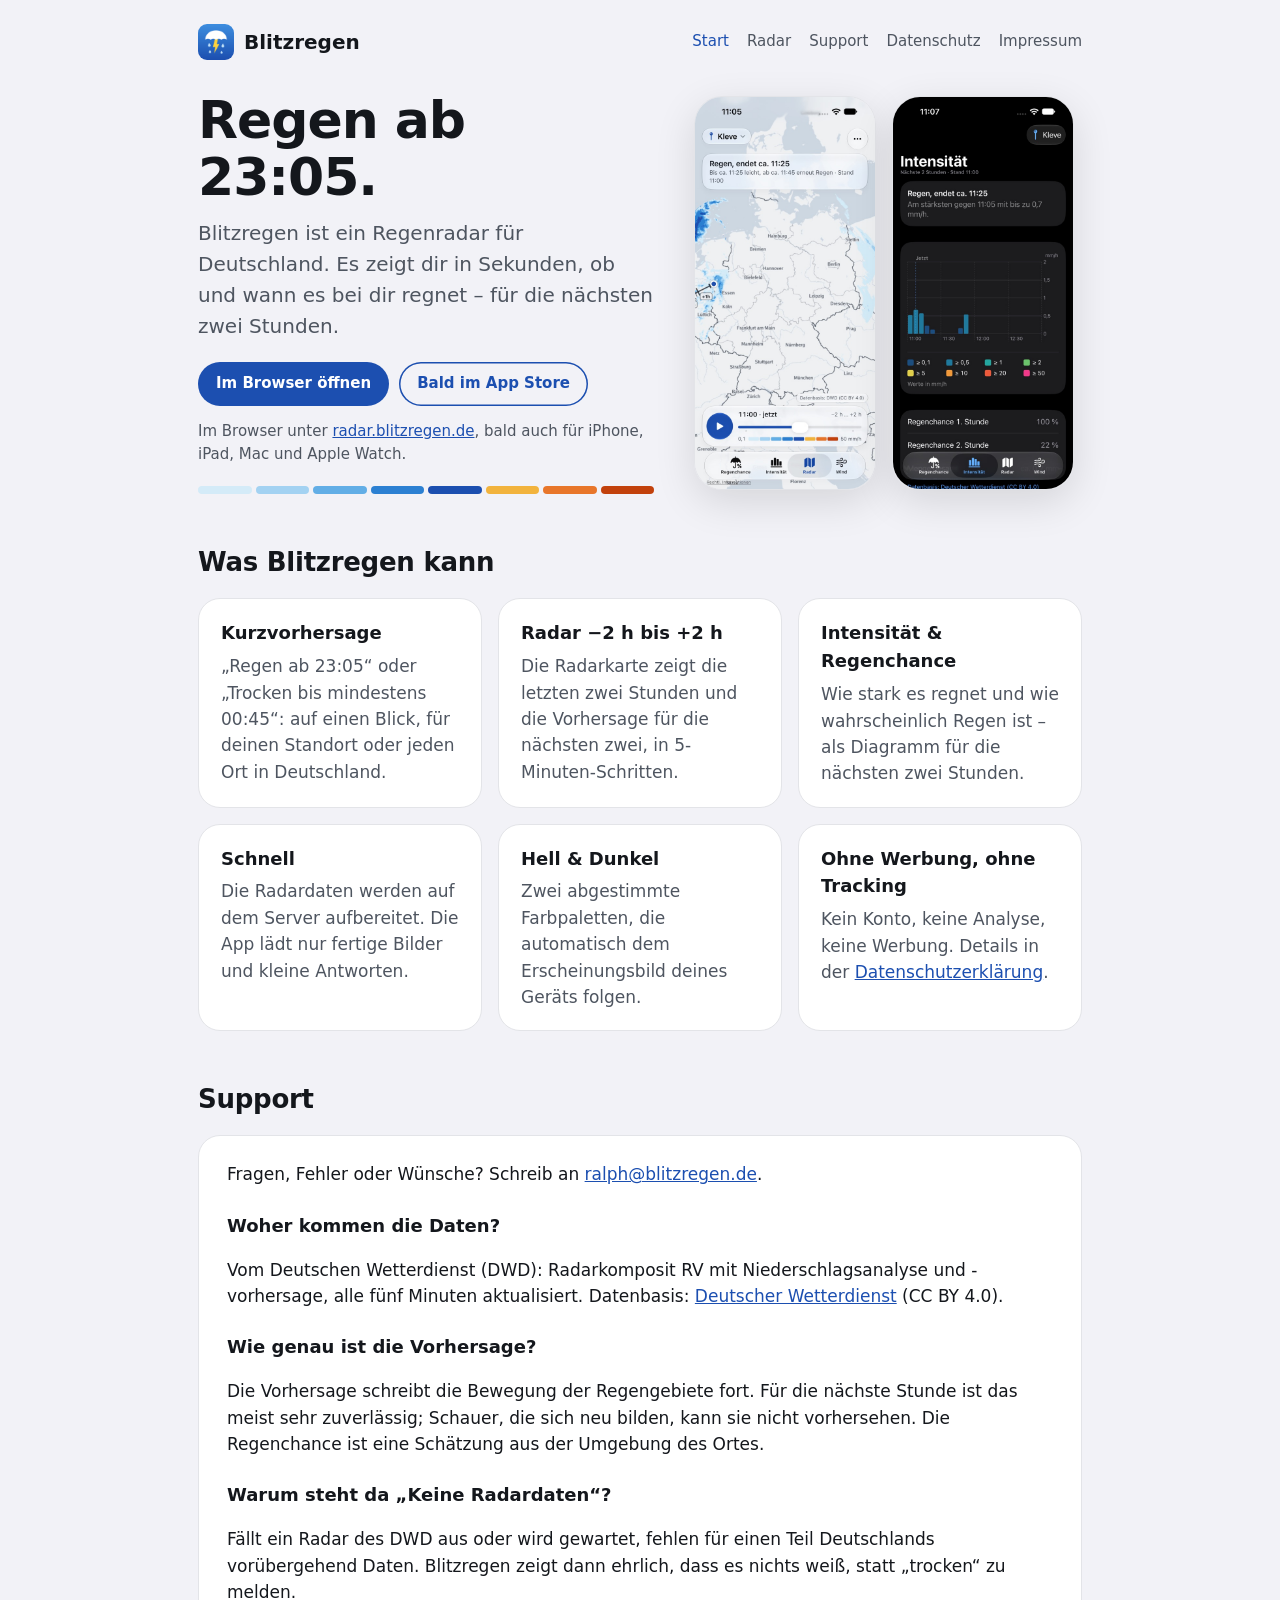
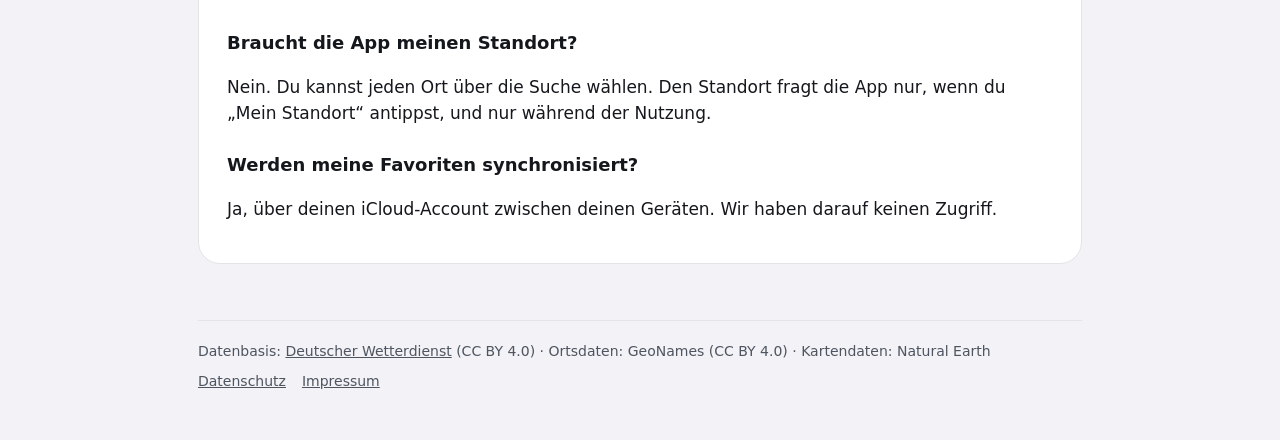
<file: index.html>
<!doctype html>
<html lang="de">
<head>
  <meta charset="utf-8">
  <meta name="viewport" content="width=device-width, initial-scale=1">
  <title>Blitzregen – Regenradar für Deutschland</title>
  <meta name="description" content="Blitzregen zeigt, wann es regnet: animiertes Regenradar für Deutschland von −2 bis +2 Stunden und eine Kurzvorhersage für deinen Ort. Schnell, ohne Werbung, ohne Tracking.">
  <meta name="theme-color" content="#F2F2F7" media="(prefers-color-scheme: light)">
  <meta name="theme-color" content="#0F1115" media="(prefers-color-scheme: dark)">
  <link rel="icon" href="favicon.ico" sizes="48x48">
  <link rel="icon" href="favicon.svg" type="image/svg+xml">
  <link rel="apple-touch-icon" href="apple-touch-icon.png">
  <link rel="stylesheet" href="style.css">
</head>
<body>
<div class="page">
  <header class="top">
    <a class="brand" href="./"><img src="img/icon.png" width="36" height="36" alt="">Blitzregen</a>
    <nav class="top" aria-label="Hauptnavigation">
      <a href="./" aria-current="page">Start</a>
      <a href="https://radar.blitzregen.de">Radar</a>
      <a href="#support">Support</a>
      <a href="datenschutz.html">Datenschutz</a>
      <a href="impressum.html">Impressum</a>
    </nav>
  </header>

  <main>
    <div class="hero">
      <div class="hero-text">
        <h1>Regen ab 23:05.</h1>
        <p class="lead">Blitzregen ist ein Regenradar für Deutschland. Es zeigt dir in Sekunden, ob und wann es bei dir regnet – für die nächsten zwei Stunden.</p>
        <div class="actions">
          <a class="badge" href="https://radar.blitzregen.de">Im Browser öffnen</a>
          <span class="badge secondary">Bald im App Store</span>
        </div>
        <p class="muted" style="color: var(--text-2); font-size: 15px; margin-top: 14px">Im Browser unter <a href="https://radar.blitzregen.de">radar.blitzregen.de</a>, bald auch für iPhone, iPad, Mac und Apple Watch.</p>
        <div class="scale" aria-hidden="true">
          <span style="background: var(--c1)"></span><span style="background: var(--c2)"></span>
          <span style="background: var(--c3)"></span><span style="background: var(--c4)"></span>
          <span style="background: var(--c5)"></span><span style="background: var(--c6)"></span>
          <span style="background: var(--c7)"></span><span style="background: var(--c8)"></span>
        </div>
      </div>
      <div class="shots">
        <img src="img/radar-hell.jpg" width="552" height="1200" alt="Blitzregen auf dem iPhone: Radarkarte von Deutschland mit Regengebieten, Kurzvorhersage „Regen, endet ca. 11:25“ und Zeitleiste.">
        <img src="img/intensitaet-dunkel.jpg" width="552" height="1200" alt="Blitzregen im dunklen Design: Diagramm der Regenintensität für die nächsten zwei Stunden mit Legende.">
      </div>
    </div>

    <section aria-labelledby="features">
      <h2 id="features">Was Blitzregen kann</h2>
      <div class="cards">
        <div class="card">
          <h3>Kurzvorhersage</h3>
          <p>„Regen ab 23:05“ oder „Trocken bis mindestens 00:45“: auf einen Blick, für deinen Standort oder jeden Ort in Deutschland.</p>
        </div>
        <div class="card">
          <h3>Radar −2 h bis +2 h</h3>
          <p>Die Radarkarte zeigt die letzten zwei Stunden und die Vorhersage für die nächsten zwei, in 5-Minuten-Schritten.</p>
        </div>
        <div class="card">
          <h3>Intensität &amp; Regenchance</h3>
          <p>Wie stark es regnet und wie wahrscheinlich Regen ist – als Diagramm für die nächsten zwei Stunden.</p>
        </div>
        <div class="card">
          <h3>Schnell</h3>
          <p>Die Radardaten werden auf dem Server aufbereitet. Die App lädt nur fertige Bilder und kleine Antworten.</p>
        </div>
        <div class="card">
          <h3>Hell &amp; Dunkel</h3>
          <p>Zwei abgestimmte Farbpaletten, die automatisch dem Erscheinungsbild deines Geräts folgen.</p>
        </div>
        <div class="card">
          <h3>Ohne Werbung, ohne Tracking</h3>
          <p>Kein Konto, keine Analyse, keine Werbung. Details in der <a href="datenschutz.html">Datenschutzerklärung</a>.</p>
        </div>
      </div>
    </section>

    <section id="support" aria-labelledby="support-title">
      <h2 id="support-title">Support</h2>
      <div class="prose">
        <p>Fragen, Fehler oder Wünsche? Schreib an <a href="mailto:ralph@blitzregen.de">ralph@blitzregen.de</a>.</p>

        <h3>Woher kommen die Daten?</h3>
        <p>Vom Deutschen Wetterdienst (DWD): Radarkomposit RV mit Niederschlagsanalyse und -vorhersage, alle fünf Minuten aktualisiert. Datenbasis: <a href="https://www.dwd.de" rel="noopener">Deutscher Wetterdienst</a> (CC BY 4.0).</p>

        <h3>Wie genau ist die Vorhersage?</h3>
        <p>Die Vorhersage schreibt die Bewegung der Regengebiete fort. Für die nächste Stunde ist das meist sehr zuverlässig; Schauer, die sich neu bilden, kann sie nicht vorhersehen. Die Regenchance ist eine Schätzung aus der Umgebung des Ortes.</p>

        <h3>Warum steht da „Keine Radardaten“?</h3>
        <p>Fällt ein Radar des DWD aus oder wird gewartet, fehlen für einen Teil Deutschlands vorübergehend Daten. Blitzregen zeigt dann ehrlich, dass es nichts weiß, statt „trocken“ zu melden.</p>

        <h3>Braucht die App meinen Standort?</h3>
        <p>Nein. Du kannst jeden Ort über die Suche wählen. Den Standort fragt die App nur, wenn du „Mein Standort“ antippst, und nur während der Nutzung.</p>

        <h3>Werden meine Favoriten synchronisiert?</h3>
        <p>Ja, über deinen iCloud-Account zwischen deinen Geräten. Wir haben darauf keinen Zugriff.</p>
      </div>
    </section>
  </main>

  <footer>
    <span>Datenbasis: <a href="https://www.dwd.de" rel="noopener">Deutscher Wetterdienst</a> (CC BY 4.0) · Ortsdaten: GeoNames (CC BY 4.0) · Kartendaten: Natural Earth</span>
    <nav aria-label="Rechtliches">
      <a href="datenschutz.html">Datenschutz</a>
      <a href="impressum.html">Impressum</a>
    </nav>
  </footer>
</div>
</body>
</html>
</file>
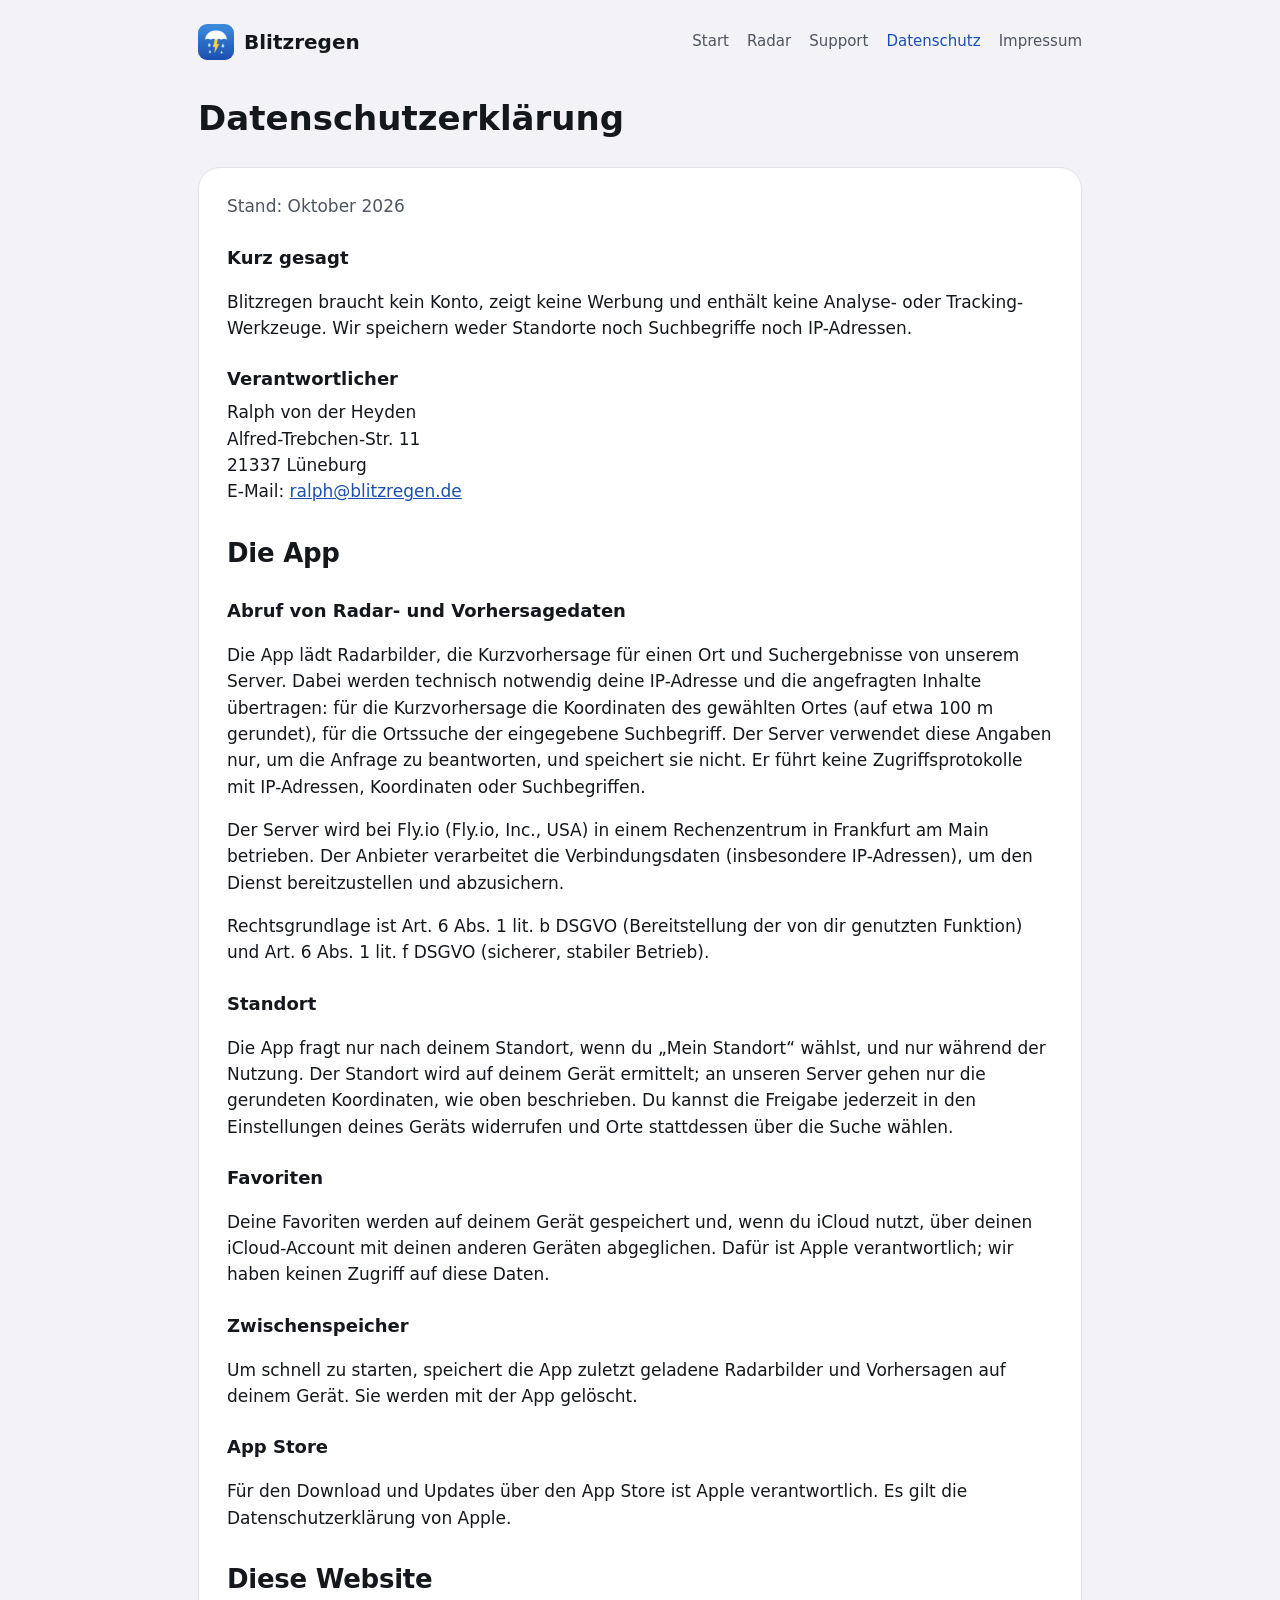
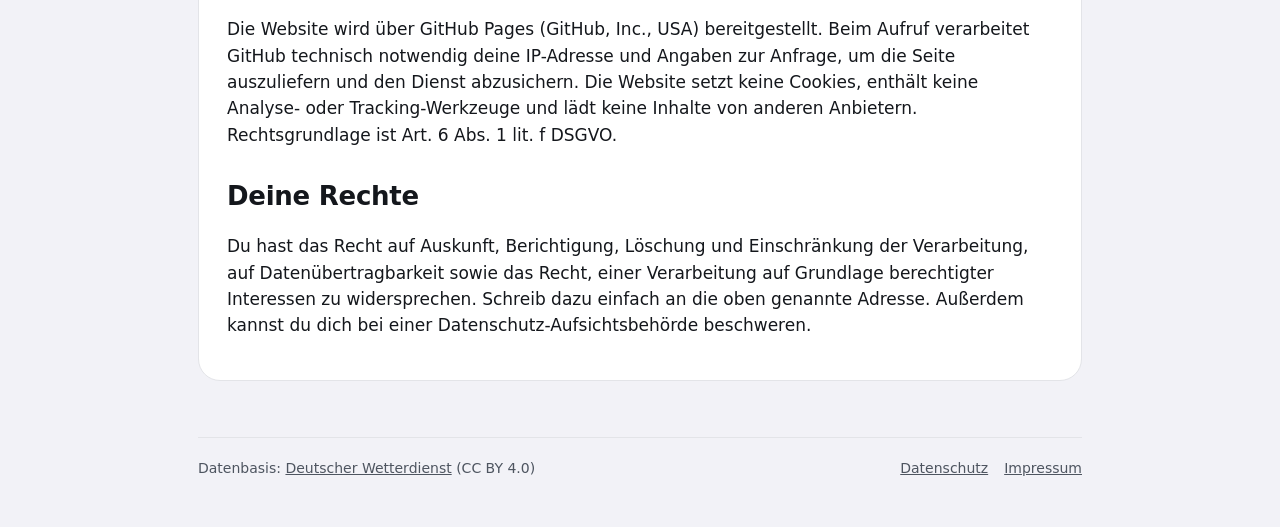
<file: datenschutz.html>
<!doctype html>
<html lang="de">
<head>
  <meta charset="utf-8">
  <meta name="viewport" content="width=device-width, initial-scale=1">
  <title>Datenschutz – Blitzregen</title>
  <link rel="icon" href="favicon.ico" sizes="48x48">
  <link rel="icon" href="favicon.svg" type="image/svg+xml">
  <link rel="apple-touch-icon" href="apple-touch-icon.png">
  <link rel="stylesheet" href="style.css">
</head>
<body>
<div class="page">
  <header class="top">
    <a class="brand" href="./"><img src="img/icon.png" width="36" height="36" alt="">Blitzregen</a>
    <nav class="top" aria-label="Hauptnavigation">
      <a href="./">Start</a>
      <a href="https://radar.blitzregen.de">Radar</a>
      <a href="./#support">Support</a>
      <a href="datenschutz.html" aria-current="page">Datenschutz</a>
      <a href="impressum.html">Impressum</a>
    </nav>
  </header>

  <main>
    <h1>Datenschutzerklärung</h1>
    <div class="prose">
      <p class="muted">Stand: Oktober 2026</p>

      <h3>Kurz gesagt</h3>
      <p>Blitzregen braucht kein Konto, zeigt keine Werbung und enthält keine Analyse- oder Tracking-Werkzeuge. Wir speichern weder Standorte noch Suchbegriffe noch IP-Adressen.</p>

      <h3>Verantwortlicher</h3>
      <address>
        Ralph von der Heyden<br>
        Alfred-Trebchen-Str. 11<br>
        21337 Lüneburg<br>
        E-Mail: <a href="mailto:ralph@blitzregen.de">ralph@blitzregen.de</a>
      </address>

      <h2 style="margin-top: 28px">Die App</h2>

      <h3>Abruf von Radar- und Vorhersagedaten</h3>
      <p>Die App lädt Radarbilder, die Kurzvorhersage für einen Ort und Suchergebnisse von unserem Server. Dabei werden technisch notwendig deine IP-Adresse und die angefragten Inhalte übertragen: für die Kurzvorhersage die Koordinaten des gewählten Ortes (auf etwa 100 m gerundet), für die Ortssuche der eingegebene Suchbegriff. Der Server verwendet diese Angaben nur, um die Anfrage zu beantworten, und speichert sie nicht. Er führt keine Zugriffsprotokolle mit IP-Adressen, Koordinaten oder Suchbegriffen.</p>
      <p>Der Server wird bei Fly.io (Fly.io, Inc., USA) in einem Rechenzentrum in Frankfurt am Main betrieben. Der Anbieter verarbeitet die Verbindungsdaten (insbesondere IP-Adressen), um den Dienst bereitzustellen und abzusichern.</p>
      <p>Rechtsgrundlage ist Art. 6 Abs. 1 lit. b DSGVO (Bereitstellung der von dir genutzten Funktion) und Art. 6 Abs. 1 lit. f DSGVO (sicherer, stabiler Betrieb).</p>

      <h3>Standort</h3>
      <p>Die App fragt nur nach deinem Standort, wenn du „Mein Standort“ wählst, und nur während der Nutzung. Der Standort wird auf deinem Gerät ermittelt; an unseren Server gehen nur die gerundeten Koordinaten, wie oben beschrieben. Du kannst die Freigabe jederzeit in den Einstellungen deines Geräts widerrufen und Orte stattdessen über die Suche wählen.</p>

      <h3>Favoriten</h3>
      <p>Deine Favoriten werden auf deinem Gerät gespeichert und, wenn du iCloud nutzt, über deinen iCloud-Account mit deinen anderen Geräten abgeglichen. Dafür ist Apple verantwortlich; wir haben keinen Zugriff auf diese Daten.</p>

      <h3>Zwischenspeicher</h3>
      <p>Um schnell zu starten, speichert die App zuletzt geladene Radarbilder und Vorhersagen auf deinem Gerät. Sie werden mit der App gelöscht.</p>

      <h3>App Store</h3>
      <p>Für den Download und Updates über den App Store ist Apple verantwortlich. Es gilt die Datenschutzerklärung von Apple.</p>

      <h2 style="margin-top: 28px">Diese Website</h2>
      <p>Die Website wird über GitHub Pages (GitHub, Inc., USA) bereitgestellt. Beim Aufruf verarbeitet GitHub technisch notwendig deine IP-Adresse und Angaben zur Anfrage, um die Seite auszuliefern und den Dienst abzusichern. Die Website setzt keine Cookies, enthält keine Analyse- oder Tracking-Werkzeuge und lädt keine Inhalte von anderen Anbietern. Rechtsgrundlage ist Art. 6 Abs. 1 lit. f DSGVO.</p>

      <h2 style="margin-top: 28px">Deine Rechte</h2>
      <p>Du hast das Recht auf Auskunft, Berichtigung, Löschung und Einschränkung der Verarbeitung, auf Datenübertragbarkeit sowie das Recht, einer Verarbeitung auf Grundlage berechtigter Interessen zu widersprechen. Schreib dazu einfach an die oben genannte Adresse. Außerdem kannst du dich bei einer Datenschutz-Aufsichtsbehörde beschweren.</p>
    </div>
  </main>

  <footer>
    <span>Datenbasis: <a href="https://www.dwd.de" rel="noopener">Deutscher Wetterdienst</a> (CC BY 4.0)</span>
    <nav aria-label="Rechtliches">
      <a href="datenschutz.html">Datenschutz</a>
      <a href="impressum.html">Impressum</a>
    </nav>
  </footer>
</div>
</body>
</html>
</file>
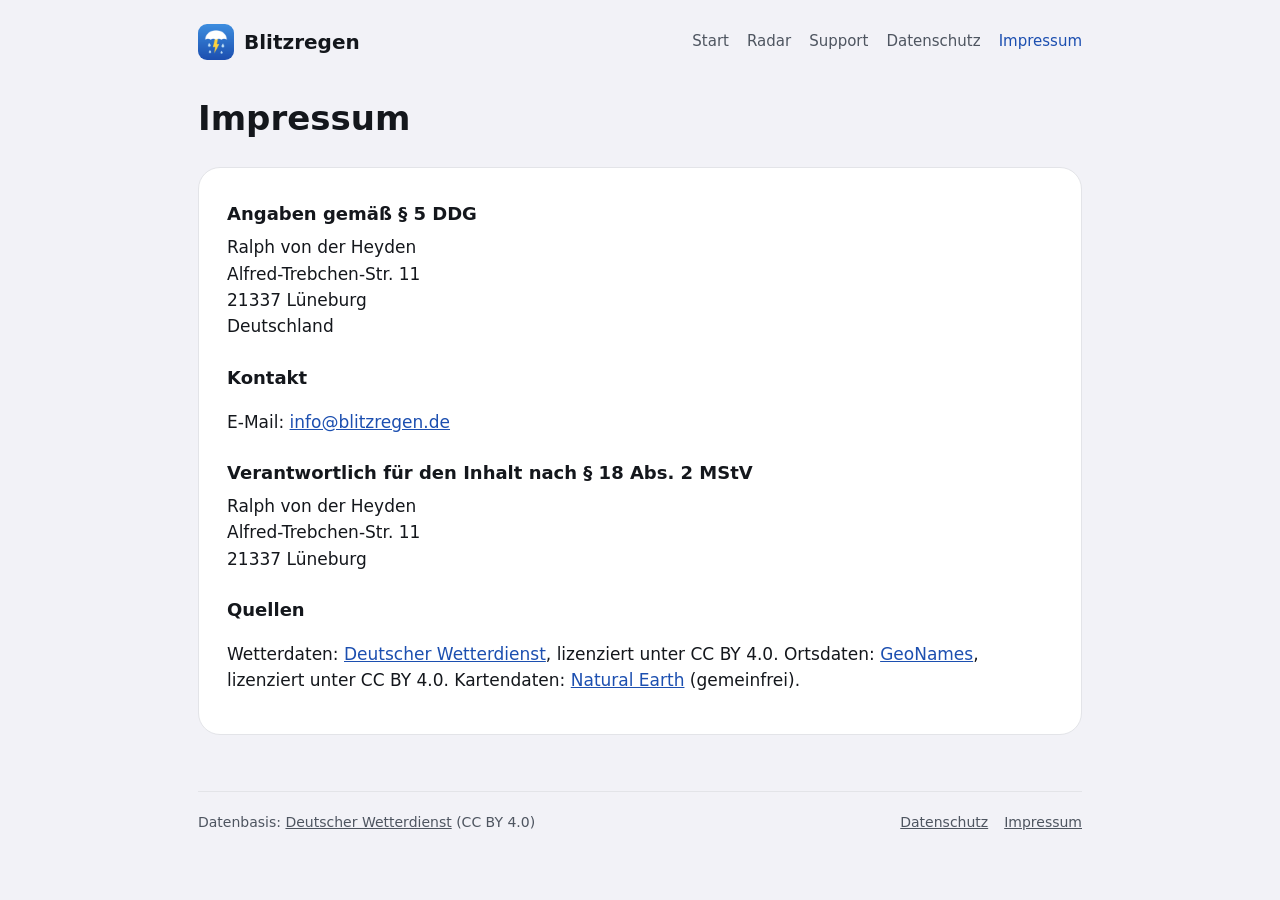
<file: impressum.html>
<!doctype html>
<html lang="de">
<head>
  <meta charset="utf-8">
  <meta name="viewport" content="width=device-width, initial-scale=1">
  <title>Impressum – Blitzregen</title>
  <meta name="robots" content="noindex">
  <link rel="icon" href="favicon.ico" sizes="48x48">
  <link rel="icon" href="favicon.svg" type="image/svg+xml">
  <link rel="apple-touch-icon" href="apple-touch-icon.png">
  <link rel="stylesheet" href="style.css">
</head>
<body>
<div class="page">
  <header class="top">
    <a class="brand" href="./"><img src="img/icon.png" width="36" height="36" alt="">Blitzregen</a>
    <nav class="top" aria-label="Hauptnavigation">
      <a href="./">Start</a>
      <a href="https://radar.blitzregen.de">Radar</a>
      <a href="./#support">Support</a>
      <a href="datenschutz.html">Datenschutz</a>
      <a href="impressum.html" aria-current="page">Impressum</a>
    </nav>
  </header>

  <main>
    <h1>Impressum</h1>
    <div class="prose">
      <h3>Angaben gemäß § 5 DDG</h3>
      <address>
        Ralph von der Heyden<br>
        Alfred-Trebchen-Str. 11<br>
        21337 Lüneburg<br>
        Deutschland
      </address>

      <h3>Kontakt</h3>
      <p>E-Mail: <a href="mailto:info@blitzregen.de">info@blitzregen.de</a></p>

      <h3>Verantwortlich für den Inhalt nach § 18 Abs. 2 MStV</h3>
      <address>
        Ralph von der Heyden<br>
        Alfred-Trebchen-Str. 11<br>
        21337 Lüneburg
      </address>

      <h3>Quellen</h3>
      <p>Wetterdaten: <a href="https://www.dwd.de" rel="noopener">Deutscher Wetterdienst</a>, lizenziert unter CC BY 4.0. Ortsdaten: <a href="https://www.geonames.org" rel="noopener">GeoNames</a>, lizenziert unter CC BY 4.0. Kartendaten: <a href="https://www.naturalearthdata.com" rel="noopener">Natural Earth</a> (gemeinfrei).</p>
    </div>
  </main>

  <footer>
    <span>Datenbasis: <a href="https://www.dwd.de" rel="noopener">Deutscher Wetterdienst</a> (CC BY 4.0)</span>
    <nav aria-label="Rechtliches">
      <a href="datenschutz.html">Datenschutz</a>
      <a href="impressum.html">Impressum</a>
    </nav>
  </footer>
</div>
</body>
</html>
</file>
<file: style.css>
/* Blitzregen – Website. Farben wie in den Apps ("Klar" hell, "Nacht" dunkel). */
:root {
  color-scheme: light dark;
  --font: -apple-system, BlinkMacSystemFont, "SF Pro Text", Inter, system-ui, sans-serif;
  --bg: #F2F2F7;
  --card: #FFFFFF;
  --line: #E3E4E8;
  --text: #14171C;
  --text-2: #4E5560;
  --accent: #1C4FB0;
  --c1: #D4EBF8; --c2: #A3D2F2; --c3: #62AEE6; --c4: #2C80D2;
  --c5: #1C4FB0; --c6: #F2B33D; --c7: #E8762A; --c8: #C2410C;
}
@media (prefers-color-scheme: dark) {
  :root {
    --bg: #0F1115;
    --card: #1A1D23;
    --line: #2A2E36;
    --text: #F4F5F7;
    --text-2: #A9AFBA;
    --accent: #4C9BFF;
    --c1: #1C4E80; --c2: #1F7A9E; --c3: #23A7A0; --c4: #6BC46B;
    --c5: #E3D04A; --c6: #F29A3A; --c7: #EE5A3A; --c8: #F23A8A;
  }
}

* { box-sizing: border-box; }
html { -webkit-text-size-adjust: 100%; }
body {
  margin: 0;
  background: var(--bg);
  color: var(--text);
  font: 17px/1.55 var(--font);
}
a { color: var(--accent); }
a:focus-visible { outline: 2px solid var(--accent); outline-offset: 2px; border-radius: 4px; }

.page {
  max-width: 980px;
  margin: 0 auto;
  padding: 24px clamp(16px, 4vw, 48px) 48px;
}
header.top {
  display: flex;
  flex-wrap: wrap;
  align-items: center;
  justify-content: space-between;
  gap: 12px;
  margin-bottom: 32px;
}
.brand {
  display: flex;
  align-items: center;
  gap: 10px;
  font-weight: 700;
  font-size: 20px;
  color: var(--text);
  text-decoration: none;
}
.brand img { width: 36px; height: 36px; border-radius: 9px; }
nav.top { display: flex; flex-wrap: wrap; gap: 4px 18px; font-size: 15px; }
nav.top a { color: var(--text-2); text-decoration: none; }
nav.top a:hover, nav.top a[aria-current="page"] { color: var(--accent); }

.hero {
  display: flex;
  flex-wrap: wrap;
  align-items: center;
  gap: 32px;
}
.hero-text { flex: 1 1 360px; }
.hero h1 { font-size: clamp(34px, 6vw, 52px); line-height: 1.1; margin: 0 0 12px; letter-spacing: -0.02em; }
.hero .lead { font-size: 20px; color: var(--text-2); margin: 0 0 20px; }
.actions { display: flex; flex-wrap: wrap; gap: 10px; }
.badge {
  display: inline-block;
  text-decoration: none;
  padding: 10px 18px;
  border-radius: 999px;
  background: var(--accent);
  color: #fff;
  font-weight: 600;
  font-size: 15px;
}
a.badge:hover { filter: brightness(1.1); }
.badge.secondary {
  background: transparent;
  color: var(--accent);
  box-shadow: inset 0 0 0 1.5px var(--accent);
}
.shots { flex: 1 1 300px; display: flex; gap: 16px; justify-content: center; }
.shots img {
  width: min(46%, 230px);
  height: auto;
  border-radius: 28px;
  border: 1px solid var(--line);
  box-shadow: 0 12px 40px rgb(0 0 0 / 0.12);
}
.scale { display: flex; gap: 4px; margin: 20px 0 0; }
.scale span { flex: 1; height: 8px; border-radius: 4px; }

section { margin-top: 48px; }
h2 { font-size: 26px; margin: 0 0 16px; letter-spacing: -0.01em; }
h3 { font-size: 18px; margin: 24px 0 6px; }
.cards { display: grid; grid-template-columns: repeat(auto-fit, minmax(240px, 1fr)); gap: 16px; }
.card {
  background: var(--card);
  border: 1px solid var(--line);
  border-radius: 22px;
  padding: 20px 22px;
}
.card h3 { margin-top: 0; }
.card p { margin: 0; color: var(--text-2); }

.prose { background: var(--card); border: 1px solid var(--line); border-radius: 22px; padding: 8px 28px 24px; }
.prose p, .prose li { color: var(--text); }
.prose .muted { color: var(--text-2); }
address { font-style: normal; }

footer {
  margin-top: 56px;
  padding-top: 20px;
  border-top: 1px solid var(--line);
  font-size: 14px;
  color: var(--text-2);
  display: flex;
  flex-wrap: wrap;
  gap: 8px 20px;
  justify-content: space-between;
}
footer nav { display: flex; gap: 16px; }
footer a { color: var(--text-2); }
</file>
